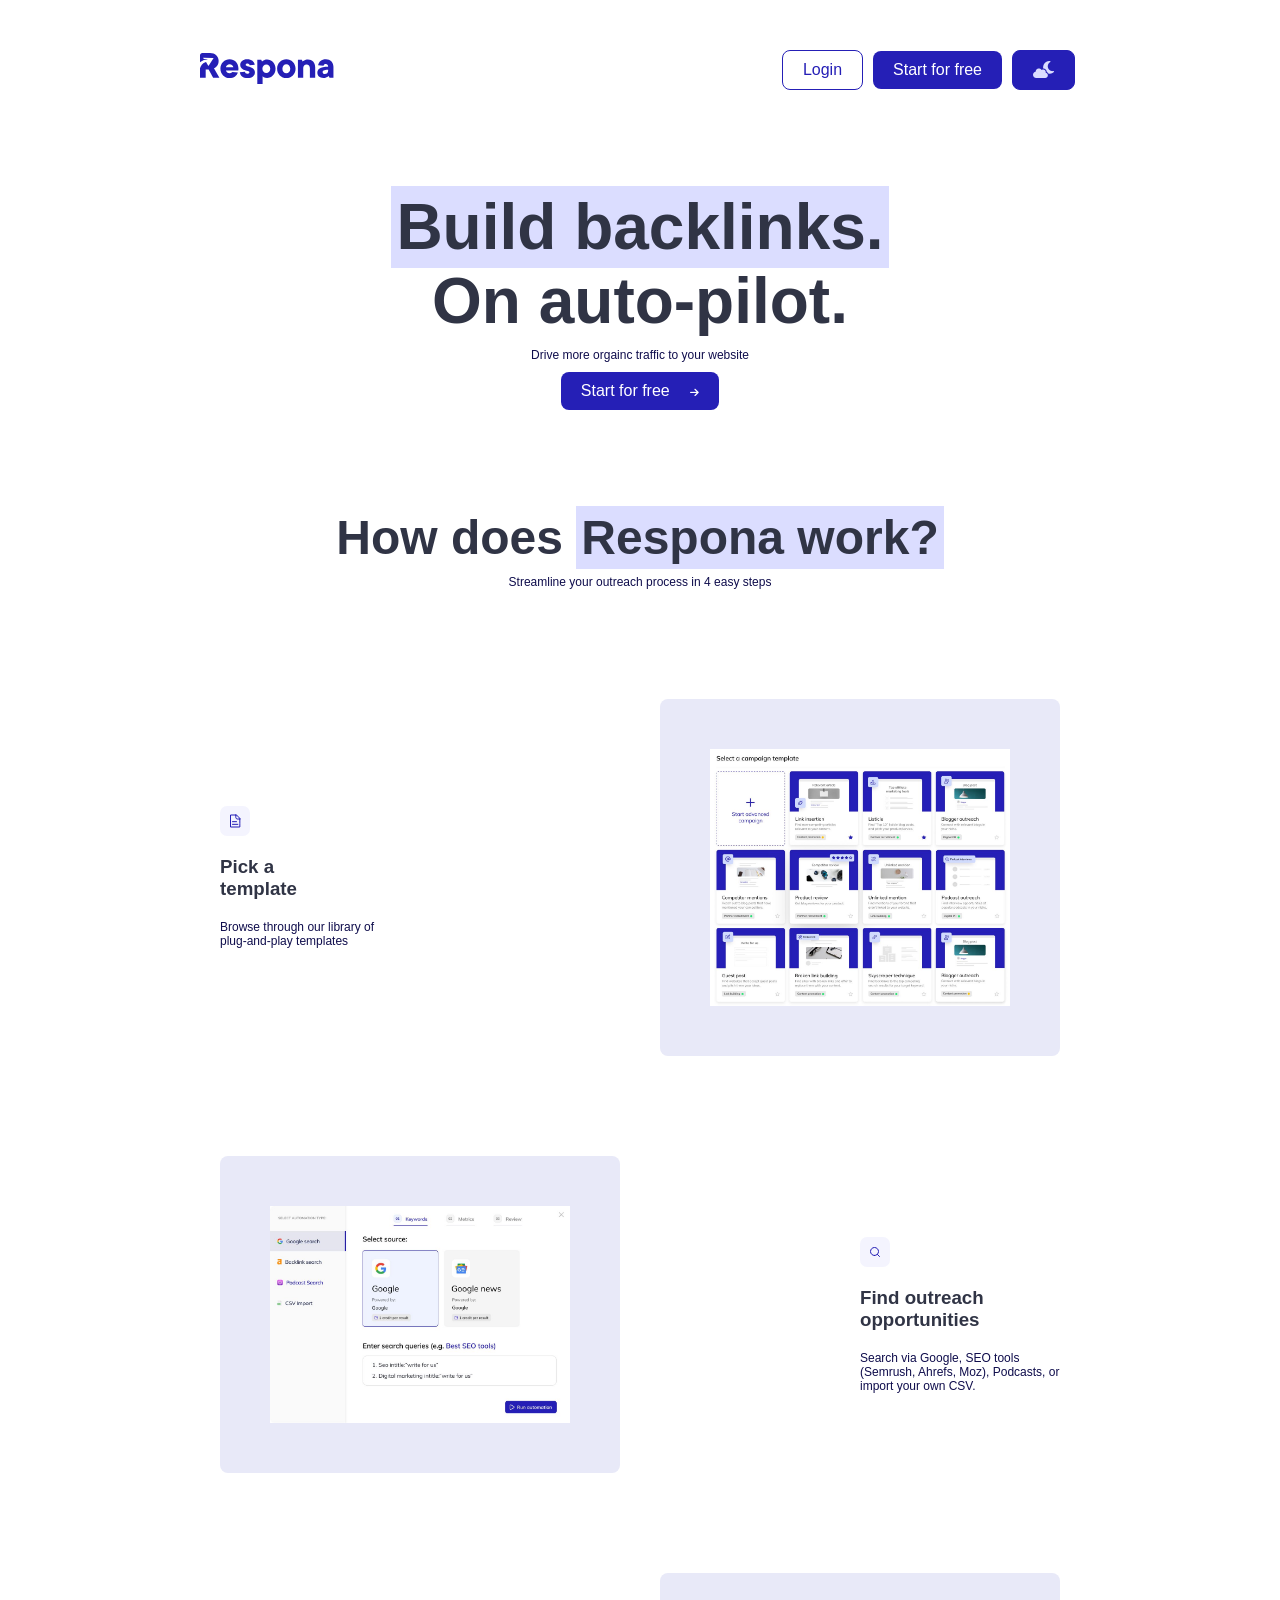
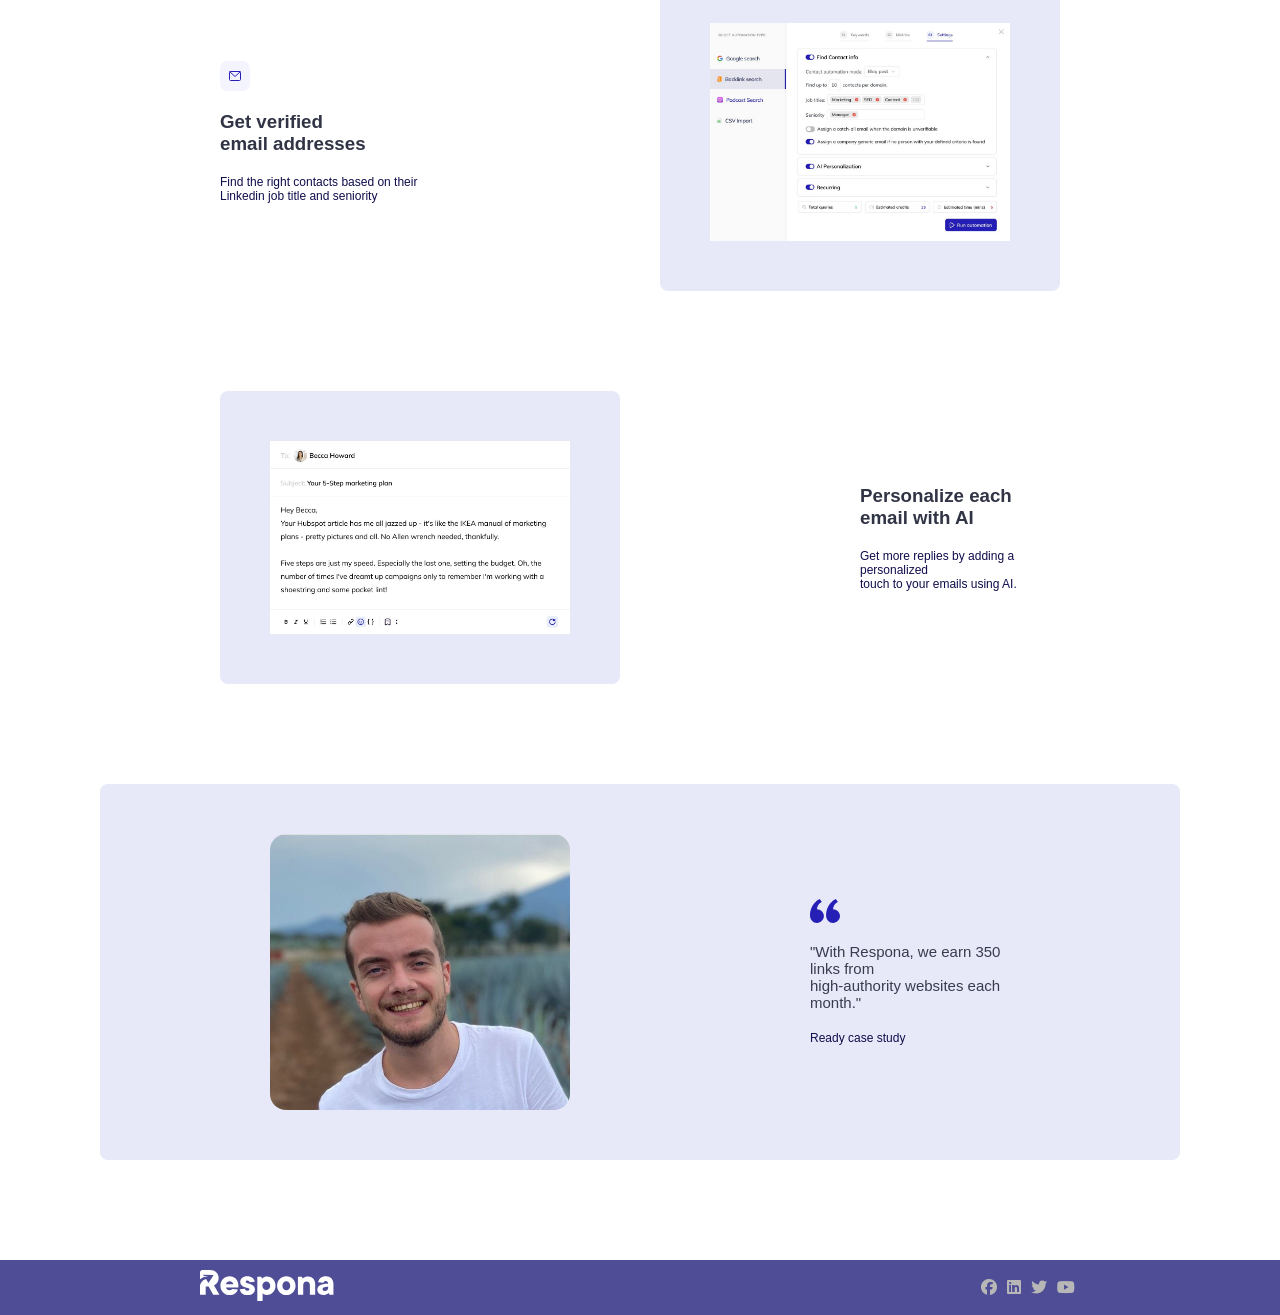
<file: pages/index.html>
<!DOCTYPE html>
<html lang="en">

<head>
  <meta charset="UTF-8" />
  <meta name="viewport" content="width=device-width, initial-scale=1.0" />
  <title>Respona</title>
  <link rel="stylesheet" href="https://cdnjs.cloudflare.com/ajax/libs/font-awesome/6.7.2/css/all.min.css"
    integrity="sha512-Evv84Mr4kqVGRNSgIGL/F/aIDqQb7xQ2vcrdIwxfjThSH8CSR7PBEakCr51Ck+w+/U6swU2Im1vVX0SVk9ABhg=="
    crossorigin="anonymous" referrerpolicy="no-referrer" />
  <link rel="shortcut icon" href="../images/favicon.webp" type="image/x-icon" />
  <link rel="stylesheet" href="../css/style.css">
</head>

<body id="body">
  <!--HEADER-->
  <div class="header">
    <nav class="nav-container">
      <a href="/pages/index.html"><img id="imglight" src="../images/logo.svg" alt="Respona"></a>
      <ul class="li-style">
        <li class="btn" id="login">
          <a href="/pages/login.html">Login</a>
        </li>
        <li class="btn" id="start">
          <a href="/pages/signup.html">Start for free</a>
        </li>
        <li>
          <button class="btnmode" id="mode" onclick="changeMode()"><i id="logmode"
              class="fas fa-cloud-moon"></i></button>
        </li>
      </ul>
    </nav>
  </div>
  <!--MAIN-->
  <div class="conatiner">
    <section id="backlinks">
      <h1><span class="bg-solid">Build backlinks.</span></h1>
      <h1>On auto-pilot.</h1>
      <p>Drive more orgainc traffic to your website</p>
      <div id="start" class="btn">
        <a href="/signup">Start for free &ensp;&ensp;<i class="fas fa-arrow-right"></i></a>
      </div>
    </section>
    <section id="how">
      <h2>How does <span class="bg-solid">Respona work?</span></h2>
      <p>Streamline your outreach process in 4 easy steps</p>
    </section>
    <section id="template">
      <div class="wrap-sec">
        <img src="../images/template.svg" alt="Template SVG" width="30">
        <h3>Pick a<br>template</h3>
        <p>Browse through our library of <br>
          plug-and-play templates</p>
      </div>
      <img class="img-style" src="../images/template-frame.jpg" alt="Template Frame" width="300">
    </section>
    <section id="search">
      <img class="img-style" src="../images/search-frame.jpg" alt="Search Frame" width="300">
      <div class="wrap-sec">
        <img src="../images/search.svg" alt="Search SVG" width="30">
        <h3>Find outreach<br>opportunities</h3>
        <p>Search via Google, SEO tools (Semrush, Ahrefs, Moz), Podcasts, or
          import your own CSV.
        </p>
      </div>
    </section>
    <section id="email">
      <div class="wrap-sec">
        <img src="../images/email.svg" alt="Email SVG" width="30">
        <h3>Get verified <br>
          email addresses
        </h3>
        <p>Find the right contacts based on their<br>
          Linkedin job title and seniority</p>
      </div>
      <img class="img-style" src="../images/email-frame.jpg" alt="Email Frame" width="300">
    </section>
    <section id="ai">
      <img class="img-style" src="../images/ai-frame.jpg" alt="AI Frame" width="300">
      <div class="wrap-sec">
        <h3>Personalize each <br>
          email with AI
        </h3>
        <p>Get more replies by adding a personalized<br>
          touch to your emails using AI.</p>
      </div>
    </section>
    <section id="ready-case" class="img-style">
      <img id="guill" src="../images/Guillaume-headshot.jpg" alt="Guillaume" width="300">
      <div class="wrap-sec">
        <img src="../images/quotes.svg" alt="" width="30">
        <p class="author">"With Respona, we earn 350 links from<br>
          high-authority websites each month."
        </p>
        <p>Ready case study</p>
      </div>
    </section>
  </div>
  <!--FOOTER-->
  <div class="footer-container">
    <a href="/pages/index.html"> <img src="../images/footer-logo.svg" alt="ٌRespona"></a>
    <ul class="li-style">
      <li><a href="https://www.facebook.com/ResponaApp" target="_blank"><i class="fab fa-facebook"></i></a></li>
      <li><a href="https://www.linkedin.com/company/respona/" target="_blank"><i class="fab fa-linkedin"></i></a></li>
      <li><a href="https://x.com/ResponaApp" target="_blank"><i class="fab fa-twitter"></i></a></li>
      <li><a href="https://www.youtube.com/@respona" target="_blank"><i class="fab fa-youtube"></i></a></li>
    </ul>
  </div>
  <script src="../js/script.js"></script>
</body>

</html>
</file>
<file: css/style.css>
* {
  margin: 0;
  padding: 0;
  font-family: Arial, Helvetica, sans-serif;
}

body {
  margin: 0;
}

body {
  background-color: #fff;
}

.darkmode {
  background-color: #151263;

}

.header {
  padding: 50px 200px;
}

.nav-container,
.footer-container {
  display: flex;
  flex-direction: row;
  align-items: center;
  justify-content: space-between;
}

.li-style {
  list-style: none;
  display: flex;
  flex-direction: row;
  align-items: center;
}

.btn {
  padding: 10px 20px;
  margin: 0px 5px;
  cursor: pointer;
  border-radius: 8px;
}

.btn a {
  text-decoration: none;
}

#login {
  border: #251fb6 1px solid;
}

.darkmode #login {
  border: #fff 1px solid;
}

#login a {
  color: #251fb6;
}

.darkmode #login a {
  color: #fff;
}

#start {
  background-color: #251fb6;
}

.darkmode #start {
  background-color: transparent;
  border: #fff 1px solid;
}

#start i {
  font-size: 10px;
}

#start a {
  color: #fff;
}

h1 {
  font-size: 4rem;
  color: #303445;
}

h2 {
  font-size: 3rem;
  color: #303445;
}

h3 {
  color: #303445;
}

.darkmode h1,
.darkmode h2,
.darkmode h3 {
  color: #fff;
}


.conatiner {
  margin: 0 auto;
  display: flex;
  flex-direction: column;
  justify-content: center;
}

#backlinks {
  margin: 50px 0px;
  text-align: center;
}

#how {
  margin: 50px 0px 100px 0px;
  text-align: center;
}

#backlinks,
#how {
  display: flex;
  flex-direction: column;
  align-items: center;
  justify-content: center;
}

#backlinks p,
#how p {
  margin: 10px 0px;
}

p {
  font-size: 12px;
  color: #0f0d4c;
}

.darkmode p {
  color: #878aa9;
}

.bg-solid {
  background-color: #dbddff;
  padding: 5px;
}

.darkmode .bg-solid {
  background-color: #0f0d4c;
}

#template,
#search,
#email,
#ai,
#ready-case {
  display: flex;
  flex-direction: row;
  justify-content: space-around;
  margin: 0px 100px 100px 100px;
}

#guill {
  border-radius: 16px;
}

.wrap-sec {
  display: flex;
  flex-direction: column;
  justify-content: center;
  width: 200px;
  align-self: center;
}

.wrap-sec img,
.wrap-sec h3 {
  margin-bottom: 20px;
}

.img-style {
  background-color: #e8e9f8;
  padding: 50px;
  border-radius: 8px;
}

.darkmode .img-style {
  background-color: #0f0d4c;

}

.author {
  font-size: 15px;
  margin-bottom: 20px;
  color: #373c50;
}

.footer-container {
  background-color: #4f4d96;
  padding: 10px 200px;
}

.darkmode .footer-container {
  background-color: #0f0d4c;
}

.footer-container ul li a {
  color: #b7b7b7;
  margin: 0px 5px;
}

.darkmode .footer-container ul li a {
  color: #fff;
}

.btnmode {
  cursor: pointer;
  padding: 10px 20px;
  margin: 0px 5px;
  border-radius: 8px;
  border: 1px #251fb6 solid;
  background-color: #251fb6;
}

.darkmode .btnmode {
  background-color: #fff;
}

.fas {
  font-weight: bold;
  font-size: 17px;
  color: #dbddff;
}

.fa-arrow-right {
  color: #fff !important;
}

.darkmode .fas {
  color: #251fb6;
}
</file>
